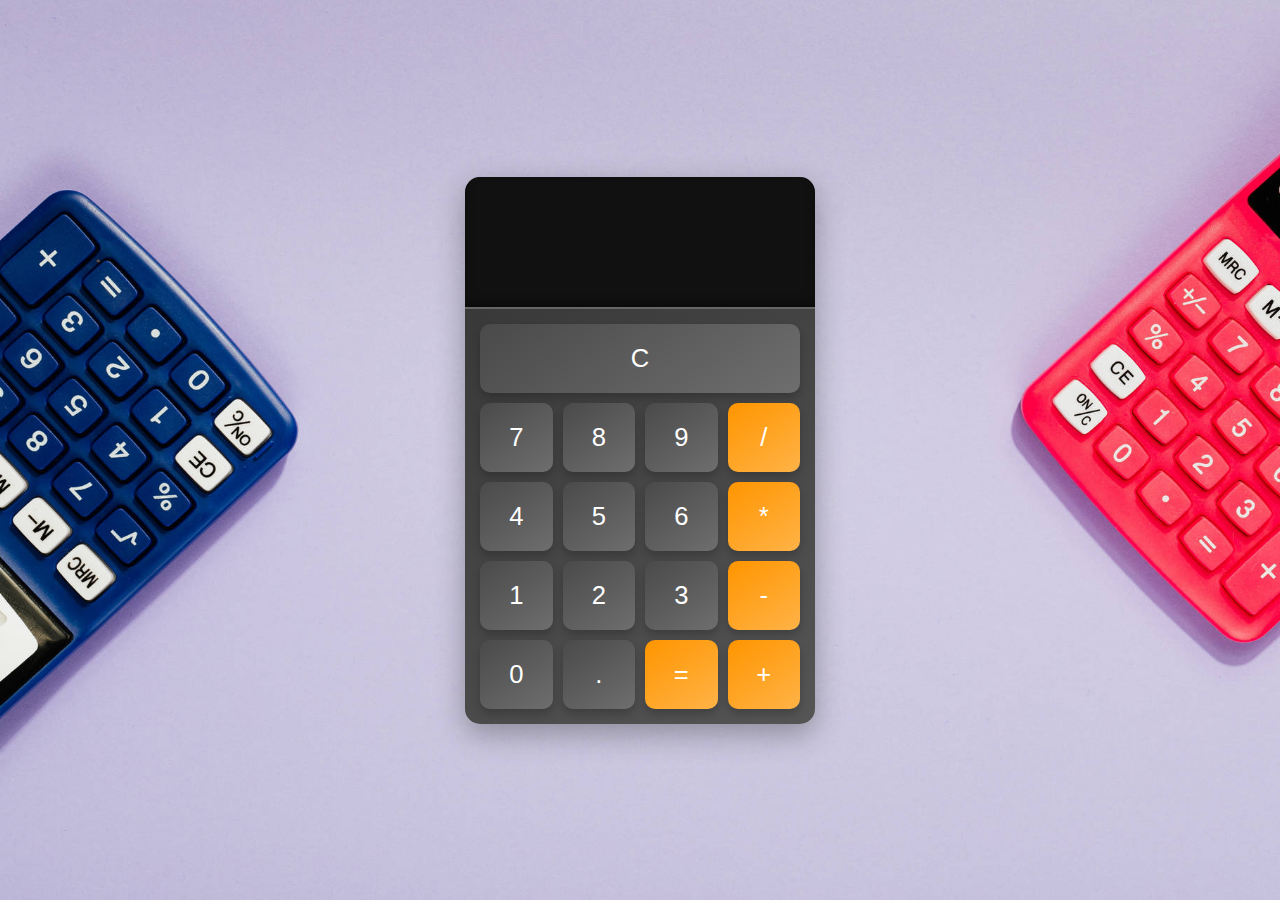
<file: CALCULATOR/calc.html>
<!DOCTYPE html>
<html lang="en">
<head>
    <meta charset="UTF-8">
    <meta name="viewport" content="width=device-width, initial-scale=1.0">
    <title>Stylish Calculator</title>
    <link rel="stylesheet" href="styles.css">
</head>
<body>
    <div class="calculator">
        <div class="display" id="display"></div>
        <div class="buttons">
            <button class="btn clear" data-value="C">C</button>
            <button class="btn" data-value="7">7</button>
            <button class="btn" data-value="8">8</button>
            <button class="btn" data-value="9">9</button>
            <button class="btn operator" data-value="/">/</button>

            <button class="btn" data-value="4">4</button>
            <button class="btn" data-value="5">5</button>
            <button class="btn" data-value="6">6</button>
            <button class="btn operator" data-value="*">*</button>

            <button class="btn" data-value="1">1</button>
            <button class="btn" data-value="2">2</button>
            <button class="btn" data-value="3">3</button>
            <button class="btn operator" data-value="-">-</button>

            <button class="btn" data-value="0">0</button>
            <button class="btn" data-value=".">.</button>
            <button class="btn operator" data-value="=">=</button>
            <button class="btn operator" data-value="+">+</button>
        </div>
    </div>
    <script src="script.js"></script>
</body>
</html>
</file>
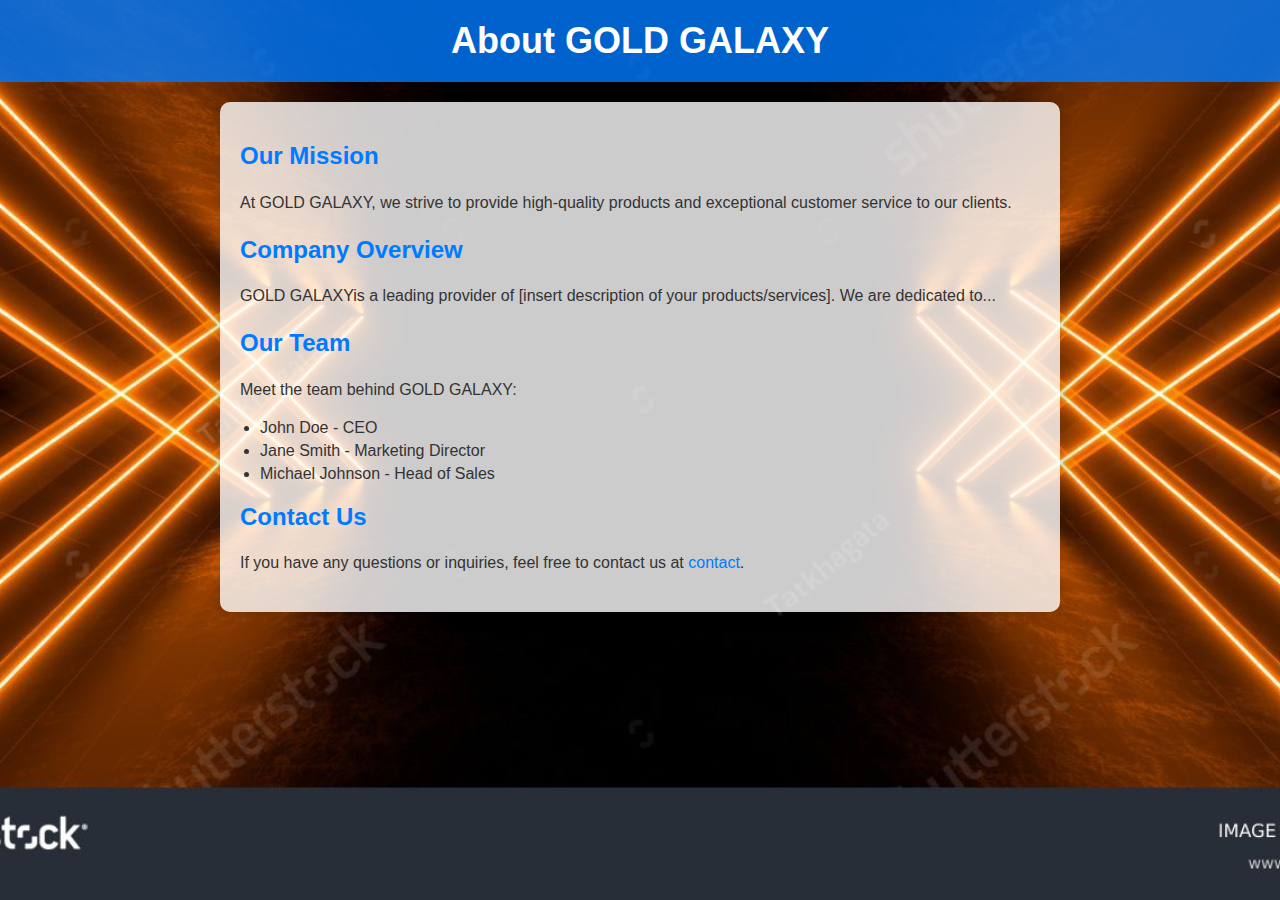
<file: LANDING_PAGE/about.html>
<!DOCTYPE html>
<html lang="en">
<head>
    <meta charset="UTF-8">
    <meta name="viewport" content="width=device-width, initial-scale=1.0">
    <title>About GOLD GALAXY</title>
    <style>
        body {
            font-family: Arial, sans-serif;
            margin: 0;
            padding: 0;
            background: url('about2.jpg') no-repeat center center fixed;
            background-size: cover;
            color: #333;
        }
        header {
            background-color: rgba(0, 123, 255, 0.8);
            color: white;
            padding: 20px 0;
            text-align: center;
        }
        .container {
            max-width: 800px;
            margin: 20px auto;
            padding: 20px;
            background-color: rgba(255, 255, 255, 0.8);
            border-radius: 10px;
            box-shadow: 0 0 20px rgba(0, 0, 0, 0.2);
        }
        h1 {
            margin: 0;
            font-size: 36px;
            font-weight: bold;
        }
        h2 {
            font-size: 24px;
            margin-top: 20px;
            color: #007bff;
        }
        p {
            line-height: 1.6;
        }
        ul {
            padding-left: 20px;
        }
        li {
            margin-bottom: 5px;
        }
        a {
            color: #007bff;
            text-decoration: none;
        }
        a:hover {
            text-decoration: underline;
        }
        .animated {
            animation-duration: 1s;
            animation-fill-mode: both;
        }
        @keyframes fadeIn {
            0% {
                opacity: 0;
                transform: translateY(50px);
            }
            100% {
                opacity: 1;
                transform: translateY(0);
            }
        }
    </style>
</head>
<body>

<header>
    <h1>About GOLD GALAXY</h1>
</header>

<div class="container animated fadeIn">
    <h2>Our Mission</h2>
    <p>At GOLD GALAXY, we strive to provide high-quality products and exceptional customer service to our clients.</p>
 
    <h2>Company Overview</h2>
    <p>GOLD GALAXYis a leading provider of [insert description of your products/services]. We are dedicated to...</p>

    <h2>Our Team</h2>
    <p>Meet the team behind GOLD GALAXY:</p>
    <ul>
        <li>John Doe - CEO</li>
        <li>Jane Smith - Marketing Director</li>
        <li>Michael Johnson - Head of Sales</li>
    </ul>
    
    <h2>Contact Us</h2>
    <p>If you have any questions or inquiries, feel free to contact us at <a href="contact.html">contact</a>.</p>
</div>

</body>
</html>
</file>
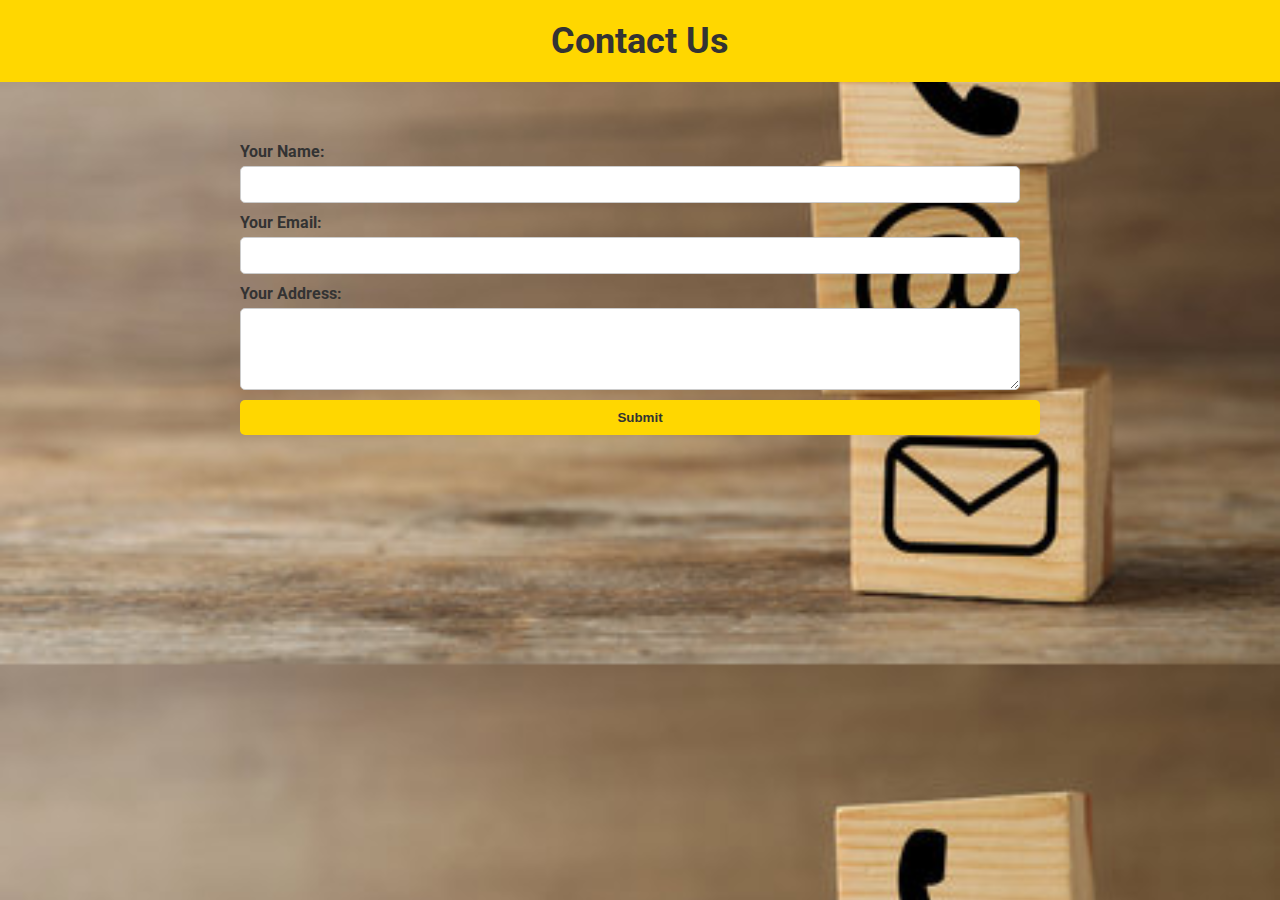
<file: LANDING_PAGE/contact.html>
<!DOCTYPE html>
<html lang="en">
<head>
    <meta charset="UTF-8">
    <meta name="viewport" content="width=device-width, initial-scale=1.0">
    <title>Contact Us - GOLD GALAXY</title>
    <link href="https://fonts.googleapis.com/css2?family=Roboto:wght@400;700&display=swap" rel="stylesheet">
    <style>
        body {
            font-family: 'Roboto', sans-serif;
            margin: 0;
            padding: 0;
            background-image: url('contact11.jpg');
            background-size: cover;
            background-position: center;
            color: #333;
        }
        header {
            background-color: #ffd700;
            color: #333;
            padding: 20px 0;
            text-align: center;
        }
        .container {
            max-width: 800px;
            margin: 20px auto;
            padding: 20px;
            position: relative; /* Make container relative for absolute positioning */
        }
        h1 {
            margin: 0;
            font-size: 36px;
            font-weight: bold;
            color: #333;
        }
        form {
            margin-top: 20px;
            display: flex; /* Use flexbox to align items */
            flex-direction: column; /* Stack form elements vertically */
        }
        label {
            display: block;
            margin-bottom: 5px;
            font-weight: bold;
        }
        input, textarea {
            width: calc(100% - 20px); /* Take up 100% width minus margin */
            padding: 10px;
            margin-bottom: 10px;
            border-radius: 5px;
            border: 1px solid #ccc;
            box-sizing: border-box;
        }
        button {
            background-color: #ffd700;
            color: #333;
            padding: 10px 20px;
            border: none;
            border-radius: 5px;
            cursor: pointer;
            font-weight: bold;
        }
        button:hover {
            background-color: #ffc107;
        }
        .success-message {
            display: none;
            background-color: #4caf50;
            color: white;
            padding: 10px;
            border-radius: 5px;
            position: absolute; /* Position absolute for free positioning */
            top: 20px; /* Adjust top position */
            right: 20px; /* Adjust right position */
        }
        .show {
            display: block;
        }
        .further-message {
            display: none;
            background-color: #ffd700;
            color: #333;
            padding: 10px;
            border-radius: 5px;
            margin-top: 20px;
            text-align: center;
        }
        .show-further {
            display: block;
        }
    </style>
</head>
<body>

<header>
    <h1>Contact Us</h1>
</header>

<div class="container">
    <form action="#" method="post" id="contact-form">
        <label for="name">Your Name:</label>
        <input type="text" id="name" name="name" required>

        <label for="email">Your Email:</label>
        <input type="email" id="email" name="email" required>

        <label for="address">Your Address:</label>
        <textarea id="address" name="address" rows="4" required></textarea>

        <button type="submit">Submit</button>
    </form>
    <div class="success-message" id="success-msg">Your message has been submitted successfully!</div>
    <div class="further-message" id="further-msg">We will contact you further.</div>
</div>

<script>
    document.getElementById('contact-form').addEventListener('submit', function(event) {
        event.preventDefault(); // Prevent form submission
        
        // Here, you would typically submit the form data via AJAX to your backend
        // For this example, we'll simply display the success message
        
        document.getElementById('success-msg').classList.add('show'); // Show success message
        setTimeout(function() {
            document.getElementById('success-msg').classList.remove('show'); // Hide success message after 3 seconds
            document.getElementById('further-msg').classList.add('show-further'); // Show further message
        }, 3000);
    });
</script>

</body>
</html>
</file>
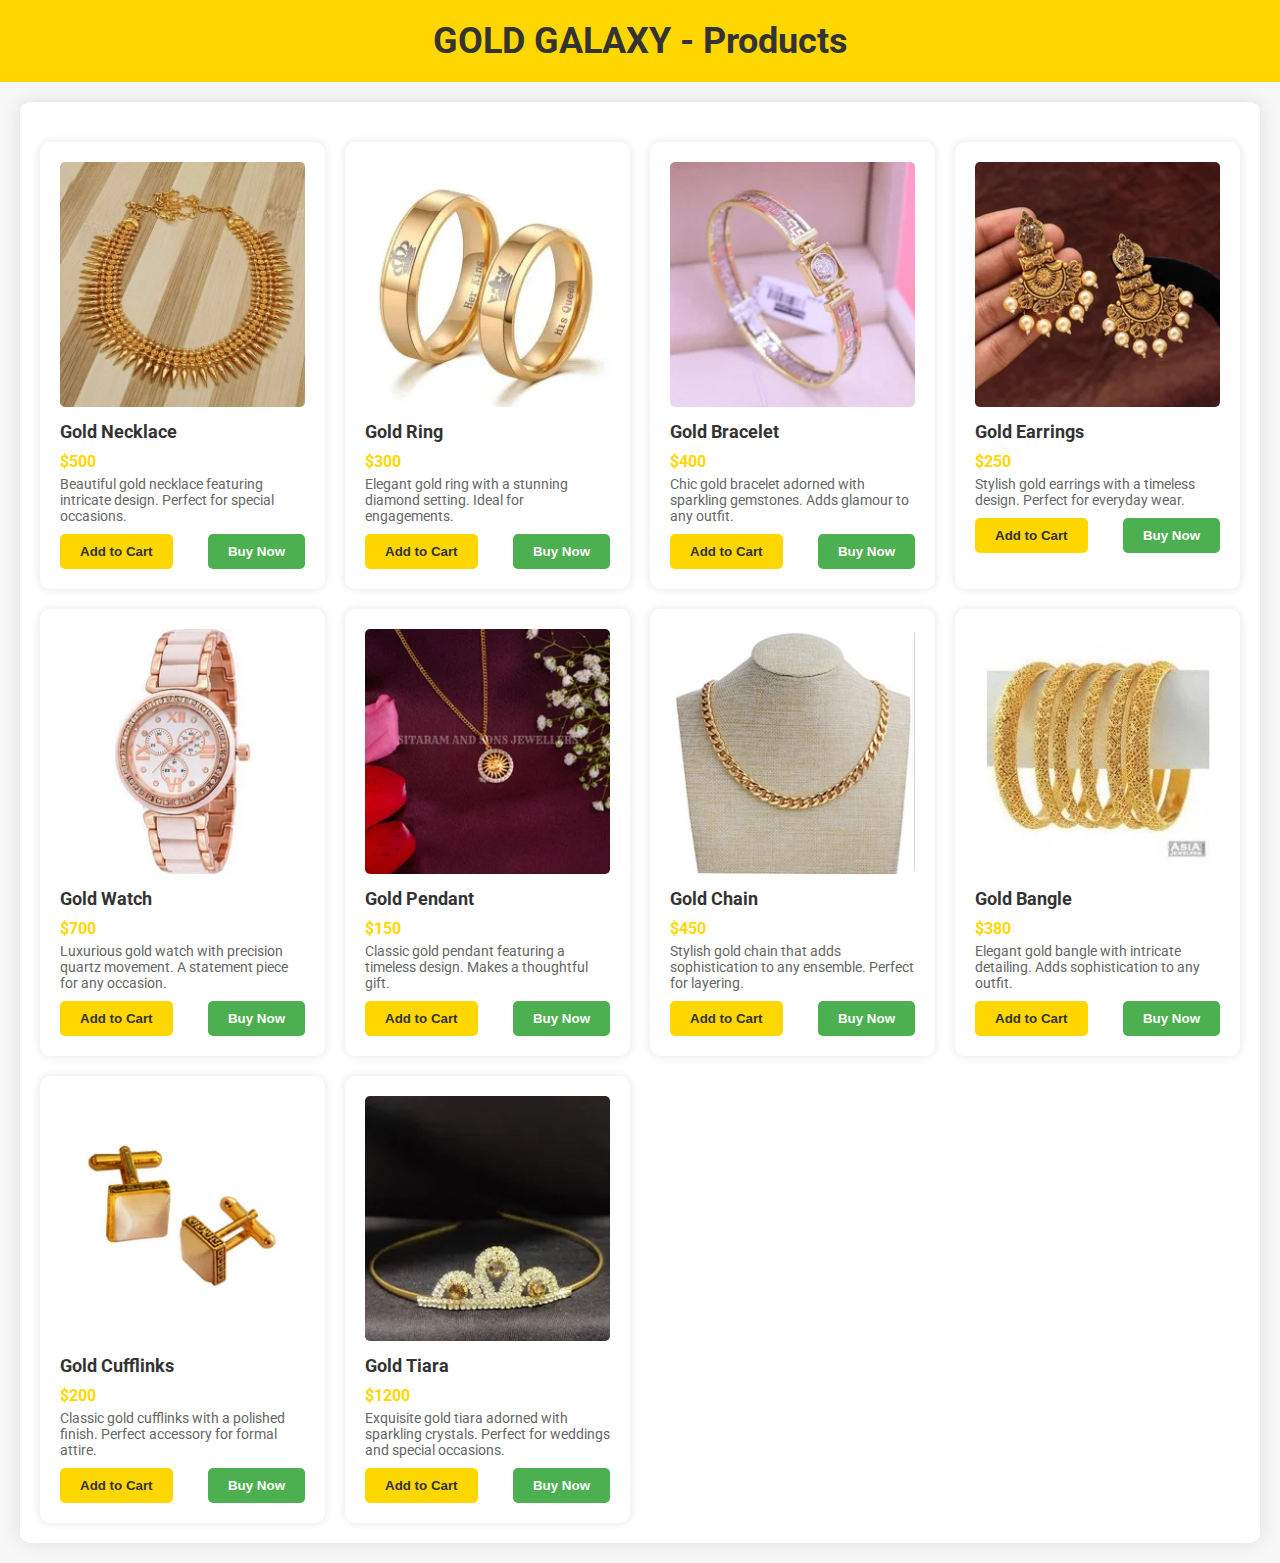
<file: LANDING_PAGE/products.html>
<!DOCTYPE html>
<html lang="en">
<head>
    <meta charset="UTF-8">
    <meta name="viewport" content="width=device-width, initial-scale=1.0">
    <title>GOLD GALAXY- Products</title>
    <link href="https://fonts.googleapis.com/css2?family=Roboto:wght@400;700&display=swap" rel="stylesheet">
    <style>
        body {
            font-family: 'Roboto', sans-serif;
            margin: 0;
            padding: 0;
            background-color: #f7f7f7;
            color: #333;
        }
        header {
            background-color: #ffd700;
            color: #333;
            padding: 20px 0;
            text-align: center;
        }
        .container {
            max-width: 1200px;
            margin: 20px auto;
            padding: 20px;
            background-color: #fff;
            border-radius: 10px;
            box-shadow: 0 0 20px rgba(0, 0, 0, 0.1);
        }
        h1 {
            margin: 0;
            font-size: 36px;
            font-weight: bold;
            color: #333;
        }
        .product-container {
            display: grid;
            grid-template-columns: repeat(auto-fill, minmax(250px, 1fr));
            gap: 20px;
            margin-top: 20px;
        }
        .product-item {
            background-color: #fff;
            padding: 20px;
            border-radius: 10px;
            box-shadow: 0 0 10px rgba(0, 0, 0, 0.1);
            transition: transform 0.3s;
            position: relative; /* For absolute positioning of buttons */
        }
        .product-item:hover {
            transform: translateY(-5px);
            box-shadow: 0 0 20px rgba(0, 0, 0, 0.2);
        }
        .product-img {
            width: 100%;
            border-radius: 5px;
            margin-bottom: 10px;
        }
        .product-title {
            font-size: 18px;
            font-weight: bold;
            margin-bottom: 10px;
        }
        .product-price {
            color: #ffd700;
            font-size: 16px;
            font-weight: bold;
            margin-bottom: 5px;
        }
        .product-description {
            font-size: 14px;
            color: #666;
            margin-bottom: 10px;
        }
        .btn-group {
            margin-top: 10px;
            display: flex;
            justify-content: space-between;
            align-items: center;
        }
        .btn {
            padding: 10px 20px;
            border: none;
            border-radius: 5px;
            cursor: pointer;
            font-weight: bold;
        }
        .btn-add-to-cart {
            background-color: #ffd700;
            color: #333;
            transition: background-color 0.3s;
        }
        .btn-add-to-cart:hover {
            background-color: #ffc107;
        }
        .btn-buy {
            background-color: #4caf50;
            color: #fff;
            transition: background-color 0.3s;
        }
        .btn-buy:hover {
            background-color: #388e3c;
        }

        /* New Grid for Table */
        .product-table {
            display: grid;
            grid-template-columns: 1fr 1fr;
            gap: 20px;
            margin-top: 40px;
        }
        .table-item {
            background-color: #fff;
            padding: 20px;
            border-radius: 10px;
            box-shadow: 0 0 10px rgba(0, 0, 0, 0.1);
        }
    </style>
</head>
<body>

<header>
    <h1>GOLD GALAXY - Products</h1>
</header>

<div class="container">
    <div class="product-container">
        <!-- Product 1 -->
        <div class="product-item">
            <img class="product-img" src="neck.webp" alt="Product 1">
            <div class="product-title">Gold Necklace</div>
            <div class="product-price">$500</div>
            <div class="product-description">Beautiful gold necklace featuring intricate design. Perfect for special occasions.</div>
            <div class="btn-group">
                <button class="btn btn-add-to-cart">Add to Cart</button>
                <button class="btn btn-buy">Buy Now</button>
            </div>
        </div>
        <!-- Product 2 -->
        <div class="product-item">
            <img class="product-img" src="ring.webp" alt="Product 2">
            <div class="product-title">Gold Ring</div>
            <div class="product-price">$300</div>
            <div class="product-description">Elegant gold ring with a stunning diamond setting. Ideal for engagements.</div>
            <div class="btn-group">
                <button class="btn btn-add-to-cart">Add to Cart</button>
                <button class="btn btn-buy">Buy Now</button>
            </div>
        </div>
        <!-- Product 3 -->
        <div class="product-item">
            <img class="product-img" src="brace.webp" alt="Product 3">
            <div class="product-title">Gold Bracelet</div>
            <div class="product-price">$400</div>
            <div class="product-description">Chic gold bracelet adorned with sparkling gemstones. Adds glamour to any outfit.</div>
            <div class="btn-group">
                <button class="btn btn-add-to-cart">Add to Cart</button>
                <button class="btn btn-buy">Buy Now</button>
            </div>
        </div>
        <!-- Product 4 -->
        <div class="product-item">
            <img class="product-img" src="ear.webp" alt="Product 4">
            <div class="product-title">Gold Earrings</div>
            <div class="product-price">$250</div>
            <div class="product-description">Stylish gold earrings with a timeless design. Perfect for everyday wear.</div>
            <div class="btn-group">
                <button class="btn btn-add-to-cart">Add to Cart</button>
                <button class="btn btn-buy">Buy Now</button>
            </div>
        </div>
        <!-- Product 5 -->
        <div class="product-item">
            <img class="product-img" src="watch.webp" alt="Product 5">
            <div class="product-title">Gold Watch</div>
            <div class="product-price">$700</div>
            <div class="product-description">Luxurious gold watch with precision quartz movement. A statement piece for any occasion.</div>
            <div class="btn-group">
                <button class="btn btn-add-to-cart">Add to Cart</button>
                <button class="btn btn-buy">Buy Now</button>
            </div>
        </div>
        <!-- Product 6 -->
        <div class="product-item">
            <img class="product-img" src="pen.webp" alt="Product 6">
            <div class="product-title">Gold Pendant</div>
            <div class="product-price">$150</div>
            <div class="product-description">Classic gold pendant featuring a timeless design. Makes a thoughtful gift.</div>
            <div class="btn-group">
                <button class="btn btn-add-to-cart">Add to Cart</button>
                <button class="btn btn-buy">Buy Now</button>
            </div>
        </div>
        <!-- Product 7 -->
        <div class="product-item">
            <img class="product-img" src="chain.webp" alt="Product 7">
            <div class="product-title">Gold Chain</div>
            <div class="product-price">$450</div>
            <div class="product-description">Stylish gold chain that adds sophistication to any ensemble. Perfect for layering.</div>
            <div class="btn-group">
                <button class="btn btn-add-to-cart">Add to Cart</button>
                <button class="btn btn-buy">Buy Now</button>
            </div>
        </div>
        <!-- Product 8 -->
        <div class="product-item">
            <img class="product-img" src="bangle.webp" alt="Product 8">
            <div class="product-title">Gold Bangle</div>
            <div class="product-price">$380</div>
            <div class="product-description">Elegant gold bangle with intricate detailing. Adds sophistication to any outfit.</div>
            <div class="btn-group">
                <button class="btn btn-add-to-cart">Add to Cart</button>
                <button class="btn btn-buy">Buy Now</button>
            </div>
        </div>
        <!-- Product 9 -->
        <div class="product-item">
            <img class="product-img" src="cuff.webp" alt="Product 9">
            <div class="product-title">Gold Cufflinks</div>
            <div class="product-price">$200</div>
            <div class="product-description">Classic gold cufflinks with a polished finish. Perfect accessory for formal attire.</div>
            <div class="btn-group">
                <button class="btn btn-add-to-cart">Add to Cart</button>
                <button class="btn btn-buy">Buy Now</button>
            </div>
        </div>
        <!-- Product 10 -->
        <div class="product-item">
            <img class="product-img" src="tia.webp" alt="Product 10">
            <div class="product-title">Gold Tiara</div>
            <div class="product-price">$1200</div>
            <div class="product-description">Exquisite gold tiara adorned with sparkling crystals. Perfect for weddings and special occasions.</div>
            <div class="btn-group">
                <button class="btn btn-add-to-cart">Add to Cart</button>
                <button class="btn btn-buy">Buy Now</button>
            </div>
        </div>
    </div>
    </div>

    
        
   
</body>
</html>
</file>
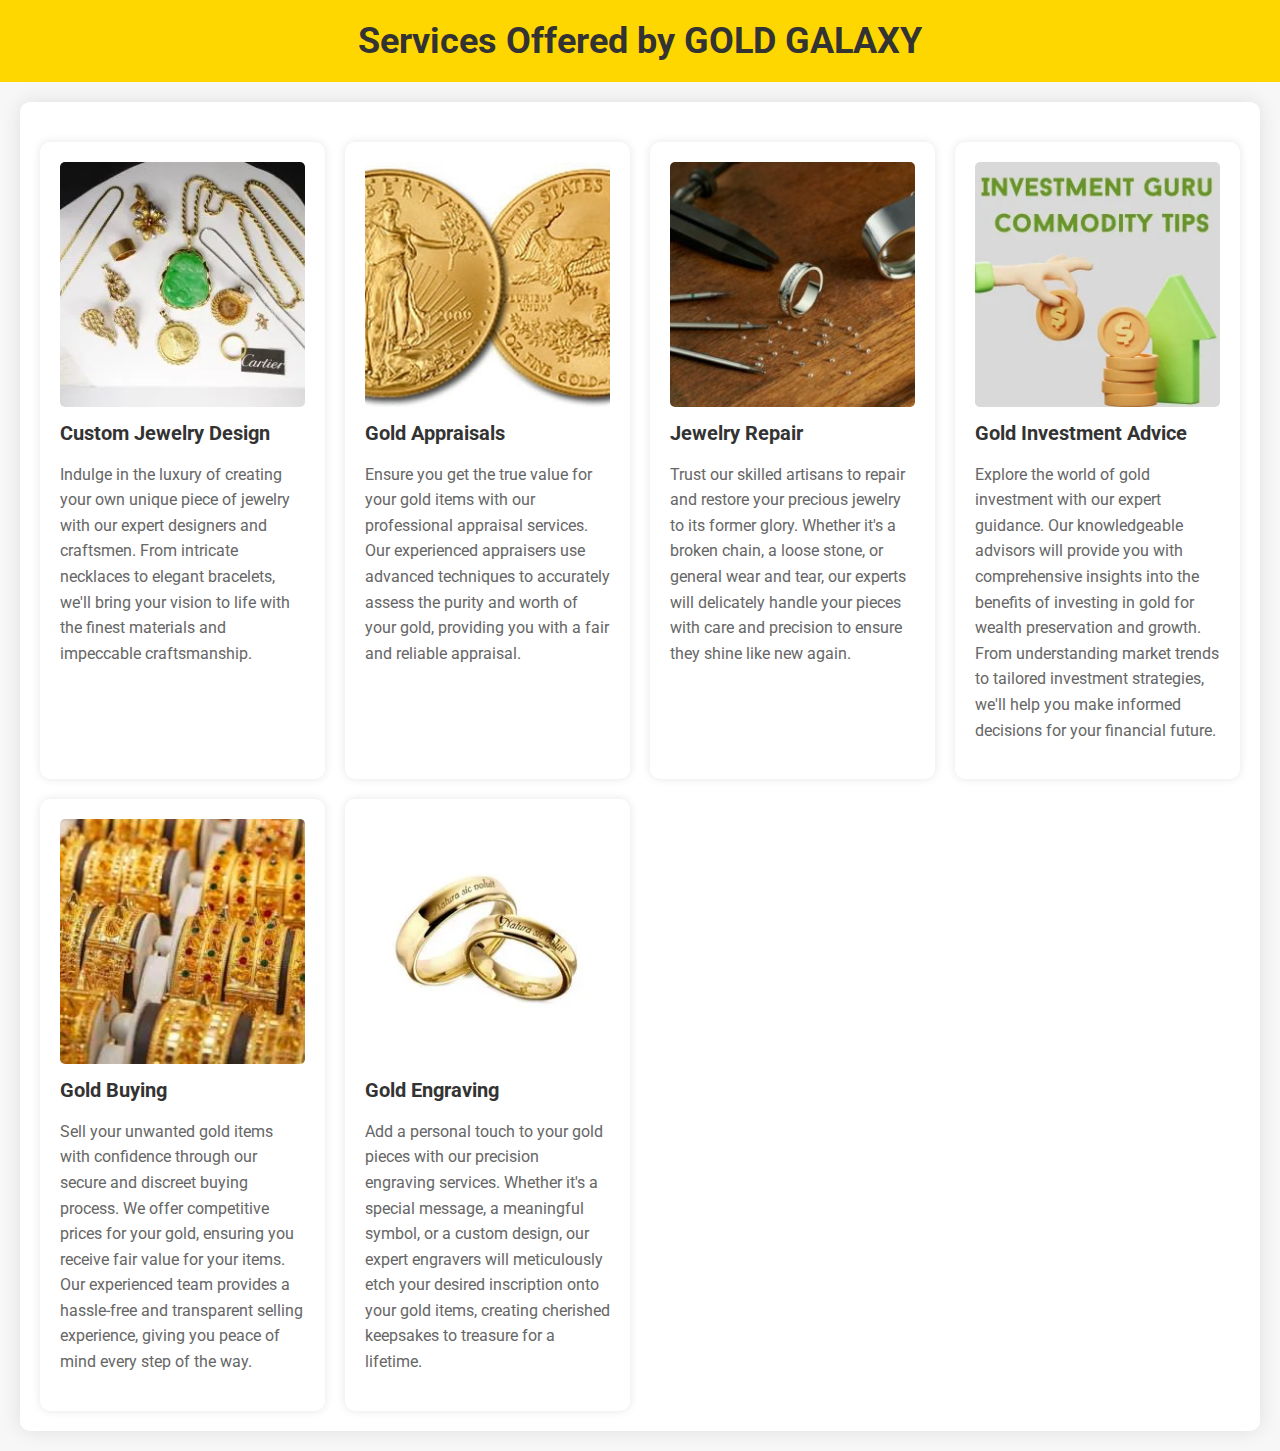
<file: LANDING_PAGE/services.html>
<!DOCTYPE html>
<html lang="en">
<head>
    <meta charset="UTF-8">
    <meta name="viewport" content="width=device-width, initial-scale=1.0">
    <title>Services Offered by GOLD GALAXY</title>
    <link href="https://fonts.googleapis.com/css2?family=Roboto:wght@400;700&display=swap" rel="stylesheet">
    <style>
        body {
            font-family: 'Roboto', sans-serif;
            margin: 0;
            padding: 0;
            background-color: #f7f7f7;
            color: #333;
        }
        header {
            background-color: #ffd700;
            color: #333;
            padding: 20px 0;
            text-align: center;
        }
        .container {
            max-width: 1200px;
            margin: 20px auto;
            padding: 20px;
            background-color: #fff;
            border-radius: 10px;
            box-shadow: 0 0 20px rgba(0, 0, 0, 0.1);
        }
        h1 {
            margin: 0;
            font-size: 36px;
            font-weight: bold;
            color: #333;
        }
        h2 {
            font-size: 24px;
            margin-top: 20px;
            color: #ffd700;
        }
        p {
            line-height: 1.6;
            color: #666;
        }
        .services-grid {
            display: grid;
            grid-template-columns: repeat(auto-fit, minmax(250px, 1fr));
            gap: 20px;
            margin-top: 20px;
        }
        .service {
            background-color: #fff;
            padding: 20px;
            border-radius: 10px;
            box-shadow: 0 0 10px rgba(0, 0, 0, 0.1);
            transition: transform 0.3s;
        }
        .service:hover {
            transform: translateY(-5px);
            box-shadow: 0 0 20px rgba(0, 0, 0, 0.2);
        }
        .service h2 {
            margin-top: 0;
            font-size: 20px;
            color: #333;
        }
        .service p {
            color: #666;
        }
        .service img {
            max-width: 100%;
            border-radius: 5px;
            margin-bottom: 10px;
        }
    </style>
</head>
<body>

<header>
    <h1>Services Offered by GOLD GALAXY</h1>
</header>

<div class="container">
    <div class="services-grid">
        <div class="service">
            <img src="service.webp" alt="Custom Jewelry Design">
            <h2>Custom Jewelry Design</h2>
            <p>Indulge in the luxury of creating your own unique piece of jewelry with our expert designers and craftsmen. From intricate necklaces to elegant bracelets, we'll bring your vision to life with the finest materials and impeccable craftsmanship.</p>
        </div>

        <div class="service">
            <img src="appraisal.jpg" alt="Gold Appraisals">
            <h2>Gold Appraisals</h2>
            <p>Ensure you get the true value for your gold items with our professional appraisal services. Our experienced appraisers use advanced techniques to accurately assess the purity and worth of your gold, providing you with a fair and reliable appraisal.</p>
        </div>

        <div class="service">
            <img src="repair.jpg" alt="Jewelry Repair">
            <h2>Jewelry Repair</h2>
            <p>Trust our skilled artisans to repair and restore your precious jewelry to its former glory. Whether it's a broken chain, a loose stone, or general wear and tear, our experts will delicately handle your pieces with care and precision to ensure they shine like new again.</p>
        </div>

        <div class="service">
            <img src="advice.webp" alt="Gold Investment Advice">
            <h2>Gold Investment Advice</h2>
            <p>Explore the world of gold investment with our expert guidance. Our knowledgeable advisors will provide you with comprehensive insights into the benefits of investing in gold for wealth preservation and growth. From understanding market trends to tailored investment strategies, we'll help you make informed decisions for your financial future.</p>
        </div>


        <div class="service">
            <img src="buying.jpg" alt="Gold Buying">
            <h2>Gold Buying</h2>
            <p>Sell your unwanted gold items with confidence through our secure and discreet buying process. We offer competitive prices for your gold, ensuring you receive fair value for your items. Our experienced team provides a hassle-free and transparent selling experience, giving you peace of mind every step of the way.</p>
        </div>

        <div class="service">
            <img src="engrave.webp" alt="Gold Engraving">
            <h2>Gold Engraving</h2>
            <p>Add a personal touch to your gold pieces with our precision engraving services. Whether it's a special message, a meaningful symbol, or a custom design, our expert engravers will meticulously etch your desired inscription onto your gold items, creating cherished keepsakes to treasure for a lifetime.</p>
        </div>

    </div>
</div>

</body>
</html>
</file>
<file: CALCULATOR/styles.css>
body {
    display: flex;
    justify-content: center;
    align-items: center;
    height: 100vh;
    margin: 0;
    background-image: url('calc.jpg');
    background-size: cover;
    background-position: center;
    font-family: 'Roboto', sans-serif;
}

.calculator {
    width: 350px;
    background: linear-gradient(145deg, #333, #555);
    border-radius: 15px;
    box-shadow: 0 10px 30px rgba(0, 0, 0, 0.3);
    overflow: hidden;
}

.display {
    background-color: #111;
    color: #0ff;
    font-size: 2.5em;
    padding: 25px;
    text-align: right;
    border-bottom: 2px solid #666;
    height: 80px;
    box-shadow: inset 0 -5px 8px rgba(0, 0, 0, 0.4);
    border-radius: 15px 15px 0 0;
    transition: color 0.3s ease;
}

.buttons {
    display: grid;
    grid-template-columns: repeat(4, 1fr);
    grid-gap: 10px;
    padding: 15px;
}

.btn {
    background: linear-gradient(145deg, #4a4a4a, #6e6e6e);
    color: #fff;
    font-size: 1.6em;
    padding: 20px;
    text-align: center;
    cursor: pointer;
    border: none;
    border-radius: 10px;
    box-shadow: 0 5px 8px rgba(0, 0, 0, 0.2);
    transition: transform 0.2s ease, background 0.3s ease;
}

.btn:hover {
    background: linear-gradient(145deg, #666, #888);
    transform: translateY(-3px) scale(1.05);
}

.btn:active {
    background-color: #444;
    transform: translateY(2px);
    box-shadow: inset 0 3px 5px rgba(0, 0, 0, 0.2);
}

.operator {
    background: linear-gradient(145deg, #ff9500, #ffb347);
    color: white;
}

.operator:hover {
    background-color: #ff7a00;
}

.operator:active {
    background-color: #cc7a00;
}

.clear {
    grid-column: span 4;
    background-color: #ff3d3d;
    box-shadow: 0 5px 8px rgba(0, 0, 0, 0.2);
}

.clear:hover {
    background-color: #e63131;
}

.clear:active {
    background-color: #d02b2b;
}
</file>
